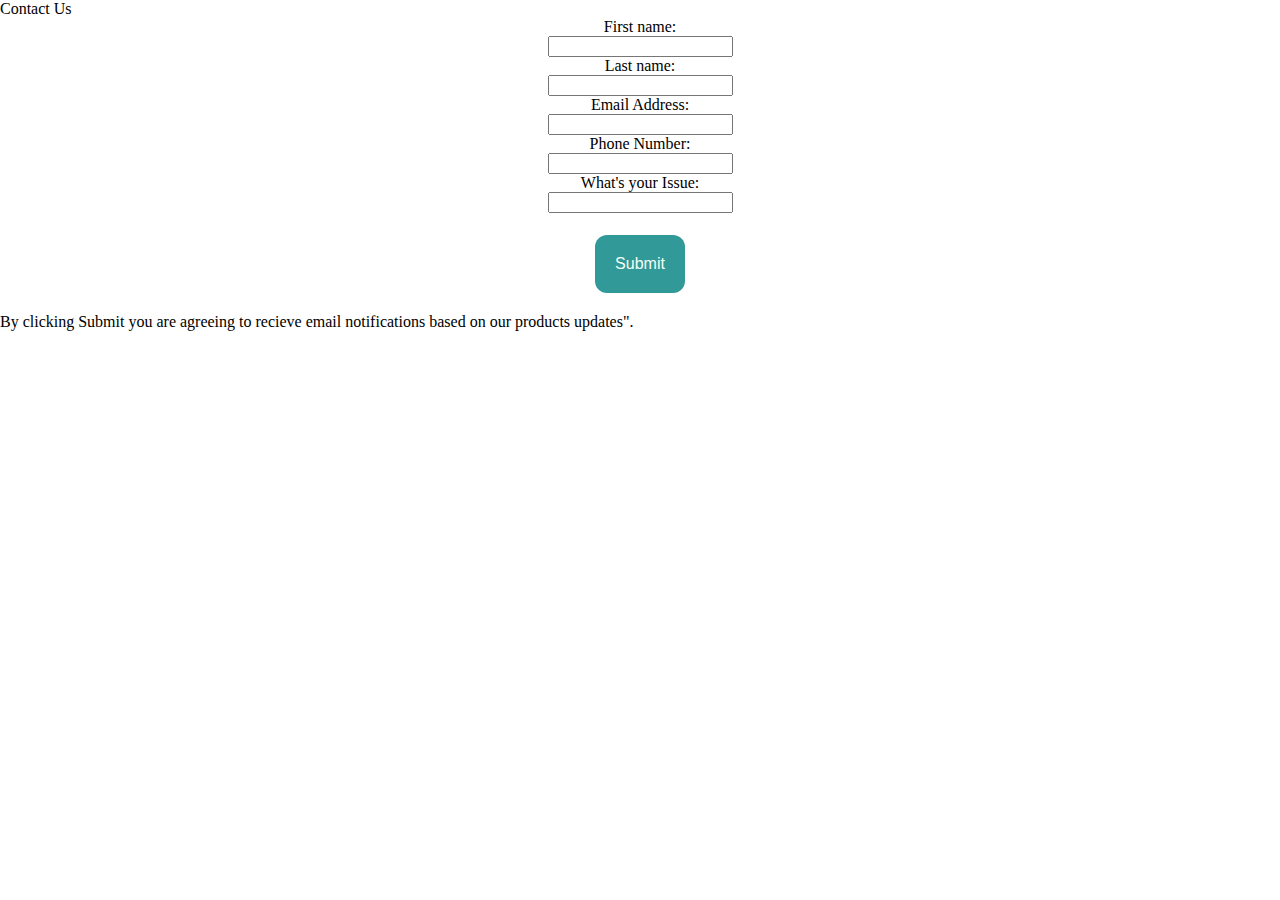
<file: contact.html>
<!DOCTYPE! html>
<html>
<head> Contact Us </head>
 <body>
<link rel="stylesheet" type="text/css" href="style.css">
<html>
<body>

<form action="/action_page.php" align = center>
First name:<br>
<input type="text" name="firstname" value="">
<br>
Last name:<br>
<input type="text" name="lastname" value="">
<br>
Email Address:<br>
<input type="text" name= "Email Address" value "">
<br>
Phone Number: <br>
<input type= "text" name= "Phone number" value "">
<br>
What's your Issue: <br>
<input type= "text" name= "Issue" value "">
<br><br>
<button type="button" align = center>
      Submit
</button>
</form>

<p>By clicking Submit you are agreeing to recieve email notifications based on our products updates".</p>

</body>
</html>
</file>
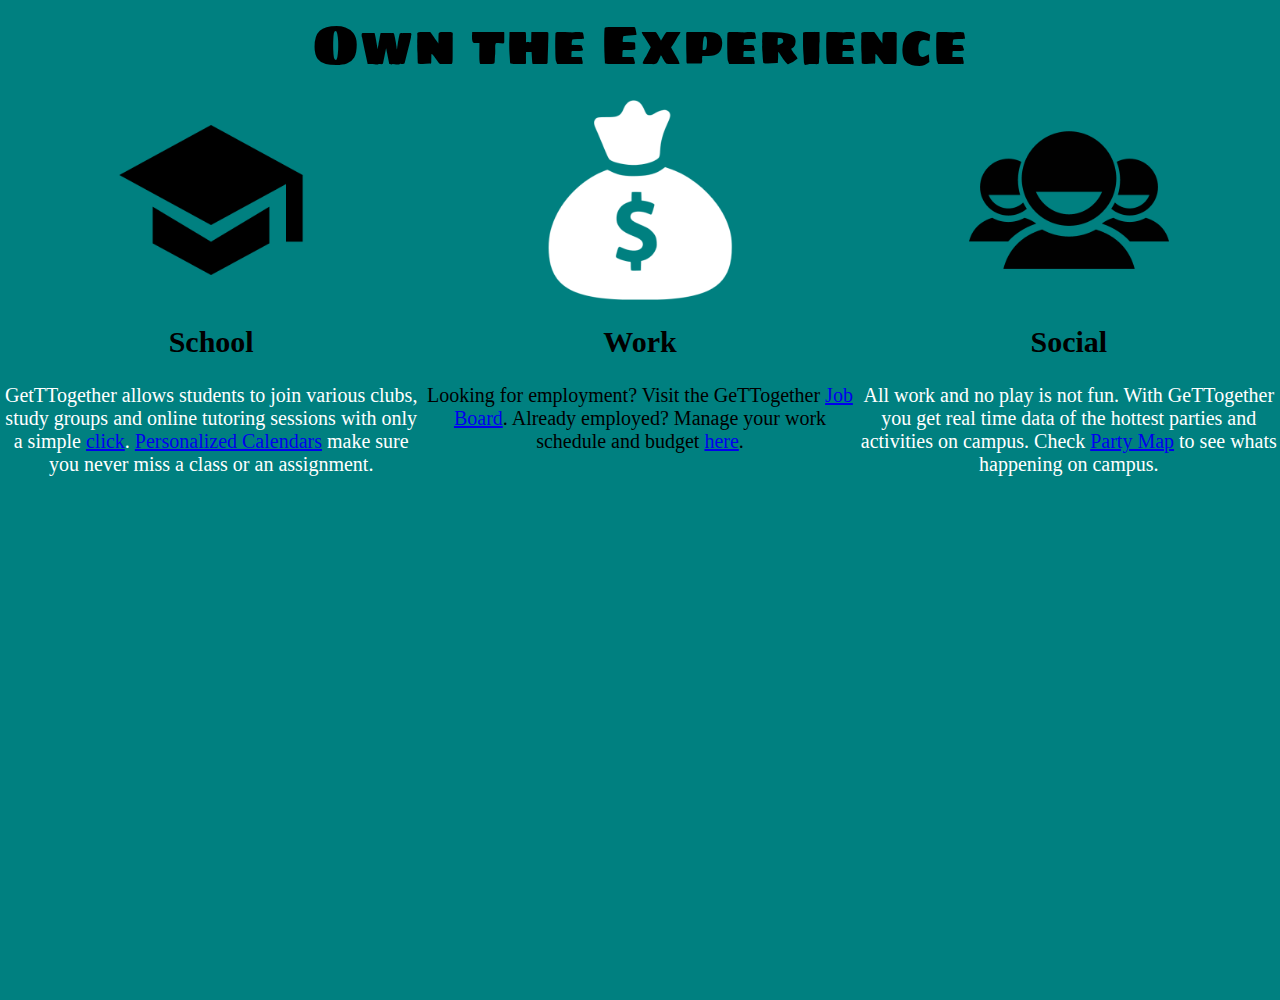
<file: features.html>
<html>
<head>
<title>Features</title>
<link rel="stylesheet" type="text/css" href="style.css">
<link href="https://fonts.googleapis.com/css?family=Sigmar+One" rel="stylesheet">
<link href="https://fonts.googleapis.com/css?family=Varela" rel="stylesheet">

</head>

<body id="features-page">

<header align = center>


    <div class="container">
      <div class="toppane">
        <div class="h1"h1>Own the Experience</h1></div></div>
      <div class="rightpane">
        <img class="resize"src="images/social.png" />
        <div class= "h2"><h2>Social</h2></div>
        <div class="p1"><p>All work and no play is not fun. With GeTTogether you get real time data of the hottest parties and activities on campus. Check  <a href="Map">Party Map</a> to see whats happening on campus. </p></div>


      </div>
        <div class="leftpane">
          <img class="resize" src="images/study.png" />
          <div class= "h2"><h2>School</h2></div>
          <div class="p1"><p>GetTTogether allows students to join various clubs, study groups and online tutoring sessions with only a simple <a href="school">click</a>.  <a href="calendar">Personalized Calendars</a> make sure you never miss a class or an assignment.</p></div>


        </div>
        <div class="middlepane">
        <img class="resize" src="images/brief.png" />
          <div class= "h2"><h2>Work</h2></div>
          <div class="p2"><p>Looking for employment? Visit the GeTTogether  <a href="Job">Job Board</a>. Already employed? Manage your work schedule and budget <a href="work">here</a>.  </p></div>

          </div>
        </div>


</body>
</html>
</file>
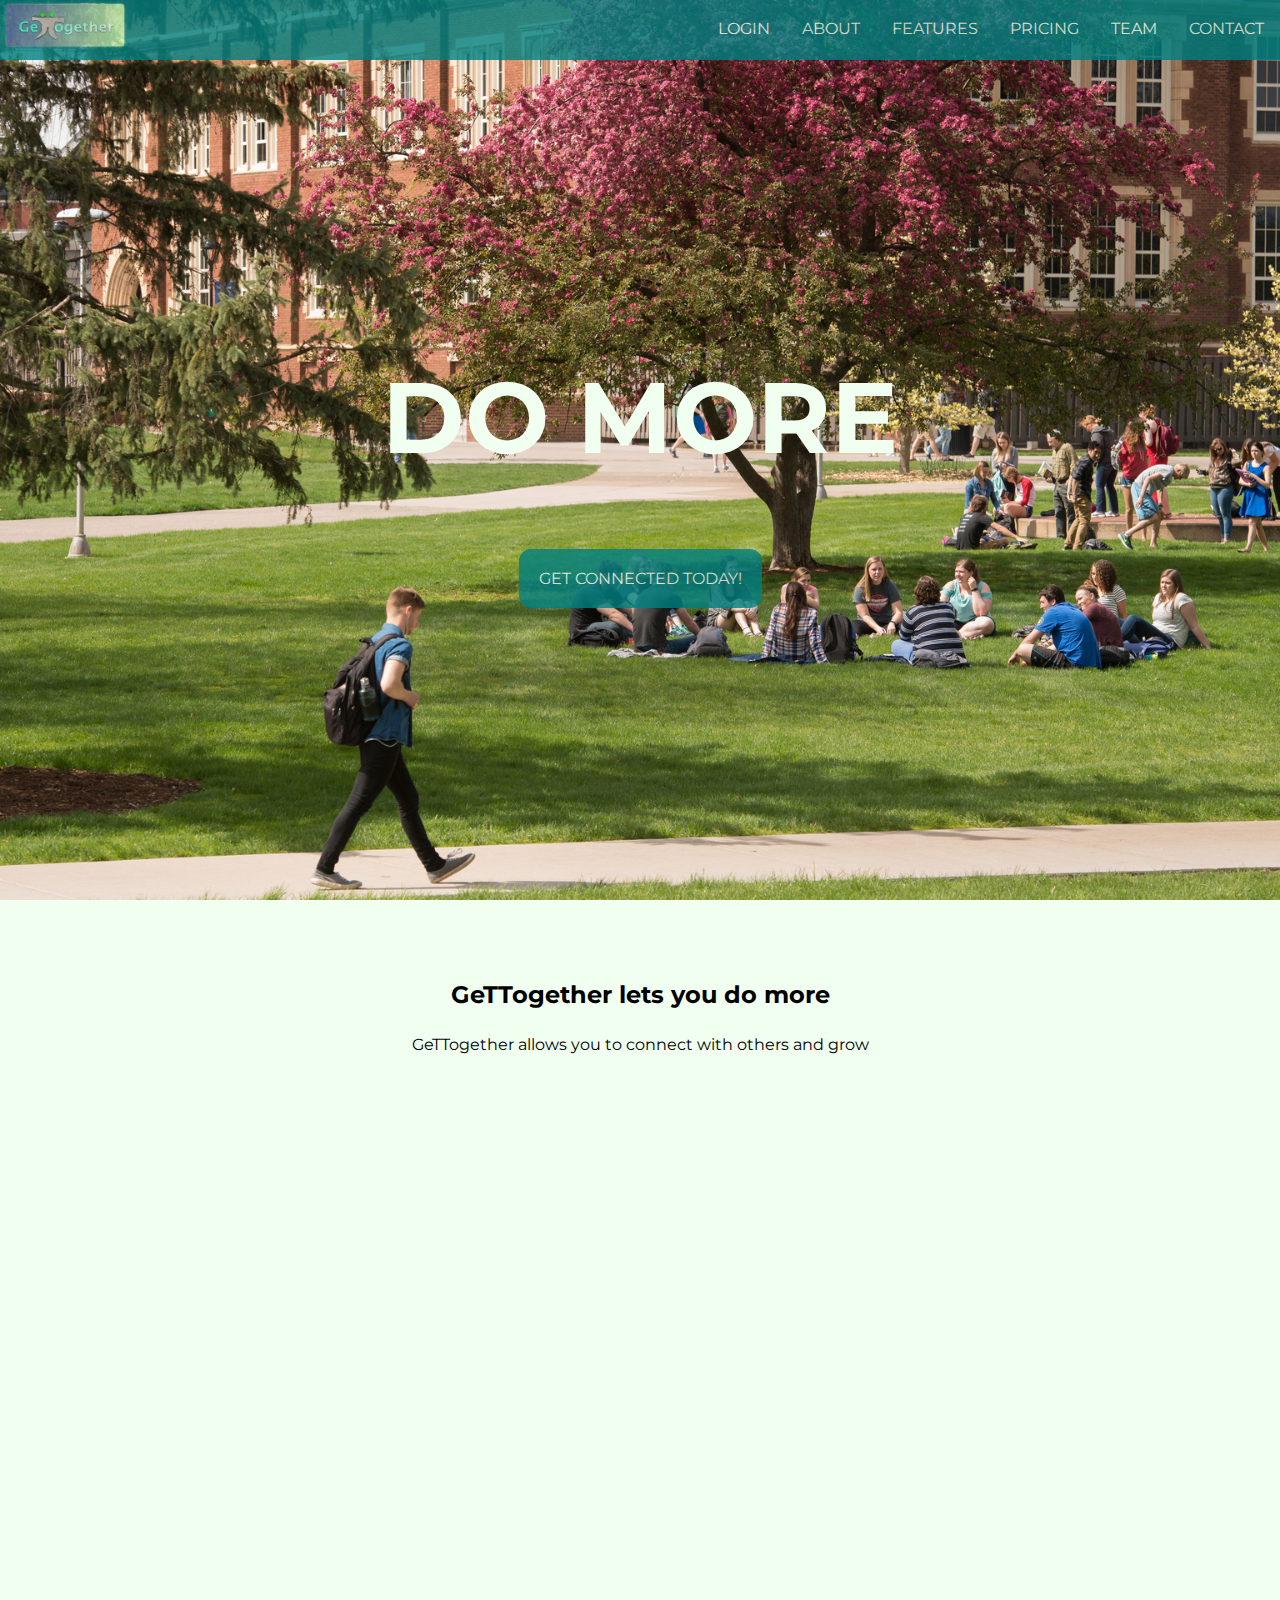
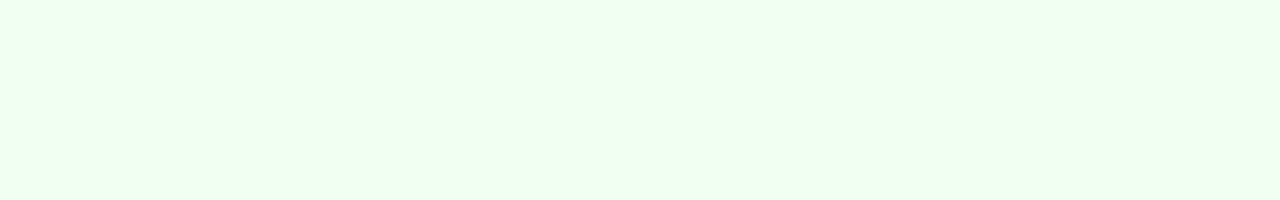
<file: Home Page.html>
<!DOCTYPE html>
<html>

<head>
	<meta charset="utf-8">
    <title> Get Connected today and GeTTogether! </title>
	<link href ="style.css" rel="stylesheet" type="text/css">
	<link href="https://fonts.googleapis.com/css?family=Montserrat" rel="stylesheet">
</head>


<body>
	<div class="home-section" id="home-section" align = center">
		<div class="topnav" id="myTopnav"> 
			<ul>
				<li class='header-logo'><img src="logo_get.png"  style="width:130px;height:50px;"></img><li>
				<li><a href="contact.html">CONTACT</a></li>
				<li><a href="team.html">TEAM</a><li>
				<li><a href="pricing.html">PRICING</a><li>
				<li><a href="features.html">FEATURES</a></li>
				<li><a href="#about">ABOUT</a></li>
				<li><a href="#login">LOGIN</a></li>
			</ul>
		</div>
		
		<h1 align=center style ="font-size:100px">
			DO MORE
		</h1>
		<button type="button" align = center>
	        GET CONNECTED TODAY!
		</button>
	</div>
	


	<!-- TO BE COMBINED IN FINAL VERSION -->

    <div id="about" class="topnav" align=center style="height:100vh;background-color:honeydew;">
        <br>
		<br>
		<h2> GeTTogether lets you do more </h2>
		
        <p> GeTTogether allows you to connect with others and grow </p>
		<br>
		<br>
		<p2>
		<br>
		<br>
		<br>
		<br>
		<br>
		<br>
		<br>
		<br>
		<br>
		<br>
		<br>
		<br>
    </div>


    <!-- <div id="features" class="topnav" align=center> -->
        <!-- <h2> Own the Experience </h2> -->
        <!-- <p> features stuff </p> -->
		<!-- <br> -->
		<!-- <br> -->
		<!-- <br> -->
    <!-- </div> -->


    <!-- <div id="pricing" class="topnav" align=center> -->
        <!-- <h2> Unlock premium to to experience the best </h2> -->
        <!-- <p> pricing </p> -->
		<!-- <br> -->
		<!-- <br> -->
		<!-- <br> -->
    <!-- </div> -->


    <!-- <div id="team" class="topnav" align=center> -->
        <!-- <h2> The Team </h2> -->
        <!-- <iframe src="team.html"></iframe> -->
    <!-- </div> -->

</body>
</file>
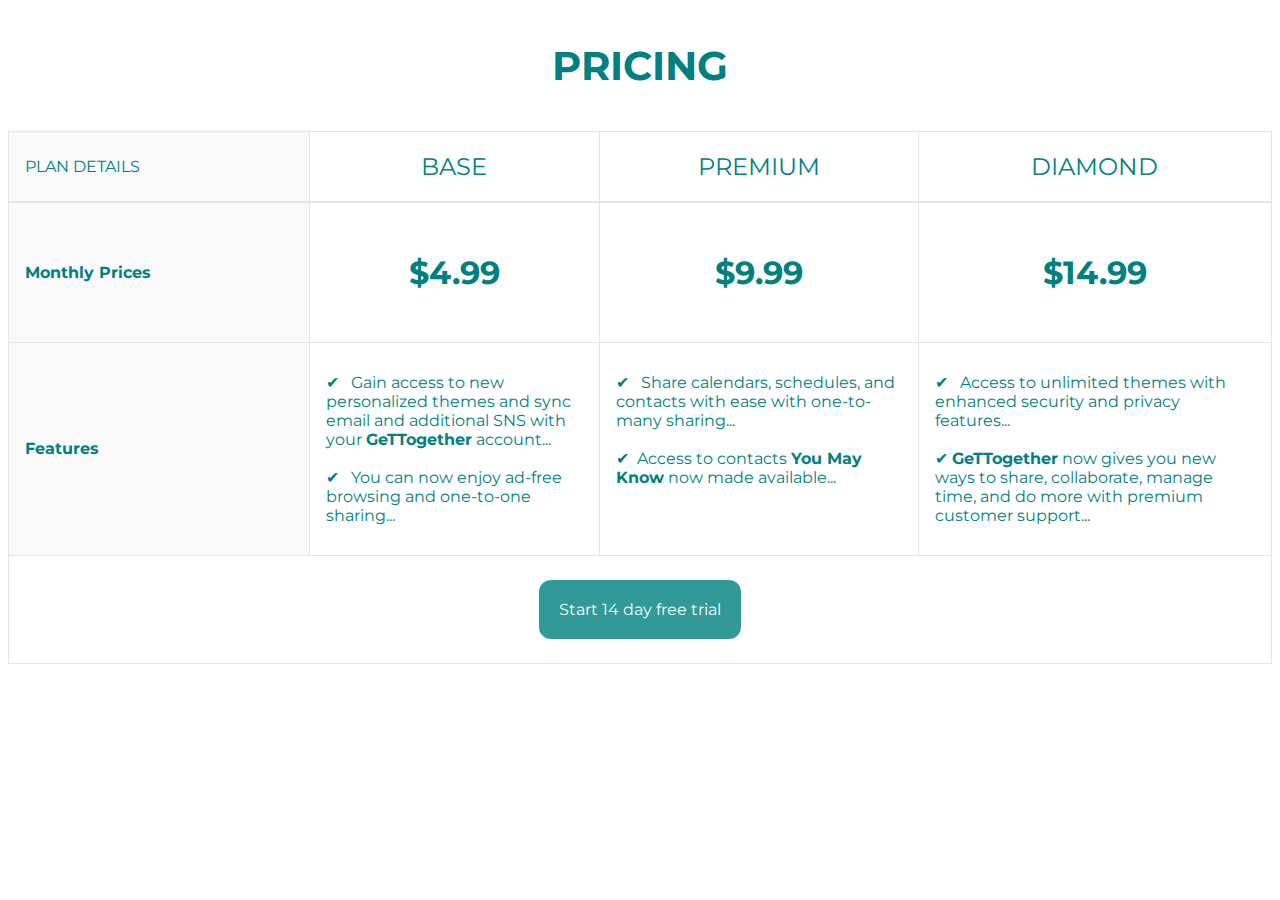
<file: Pricing.html>
<!DOCTYPE html>

<html>
<head>

	<link href="https://fonts.googleapis.com/css?family=Montserrat" rel="stylesheet"/>
	
	<title>GeTTogether</title>
	
</head>


<style type="text/css">

.tg  {
	border-collapse:collapse;border-spacing:0;border-color:#e3e5e8;
}

.tg td{
	font-family:Montserrat, sans-serif;font-size:14px;padding:50px 50px;border-style:solid;border-width:1px;overflow:hidden;word-break:normal;border-color:#e3e5e8;color:#008080;background-color:#f9f9f9
}

.tg th{
	font-family:Montserrat, sans-serif;font-size:14px;font-weight:normal;padding:20px 80px;border-style:solid;border-width:1px;overflow:hidden;word-break:normal;border-color:#e3e5e8;color:#fff;background-color:#f9f9f9
}

.tg .tg-start1{
	font-size:28px;background-color:#ffffff;color:#008080;text-align:center
}

.tg .tg-start2{
	background-color:#ffffff;font-weight:bold;font-size:36px;color:#008080;text-align:center;vertical-align:top
}

.tg .tg-start3{
	padding: 30px 16px; text-decoration: none; font-size: 100%;background-color:#ffffff;color:#008080;text-align:left;vertical-align:top
}

.tg .tg-end1{
	font-size:16px;background-color:#f9f9f9;color:#008080; text-align:left
}

.tg .tg-end2{
	font-weight:bold;font-size:18px;background-color:#efefef;color:#008080;vertical-align:left
}

.tg .tg-end3{
	vertical-align:top
}

</style>

<body>


	<h1 style="color: #008080; display: block; font-family: Montserrat, sans-serif; padding: 14px 16px; text-decoration: none; font-size: 250%; font-weight: bold; text-align: center">PRICING</h3>

<table class="tg">

  <tr>
  
    <th class="tg-end1" style="font-weight: light; font-size: 100%;padding:14px 16px;text-align:left">PLAN DETAILS</th>
    <th class="tg-start1" style="font-size: 150%">BASE</th>
    <th class="tg-start1" style="font-size: 150%">PREMIUM</th>
    <th class="tg-start1" style="font-size: 150%">DIAMOND</th>
  
  </tr>
  
  <tr>
  
    <th class="tg-end1" style="font-weight: light; font-size: 100%;padding:0px 150px;text-align:left"></th>
  
  </tr>
  
  <tr>
    <td class="tg-end2" style="color: #008080; font-family: Montserrat, sans-serif; padding: 14px 16px; text-decoration: none; font-weight: bold; font-size: 100%;background-color:#f9f9f9">Monthly Prices</td>
    <td class="tg-start2" style="font-size: 200%">$4.99</td>
    <td class="tg-start2" style="font-size: 200%">$9.99</td>
    <td class="tg-start2" style="font-size: 200%;text-align:center">$14.99</td>
  </tr>
  
  <tr>
    <td class="tg-end2" style="color: #008080; font-family: Montserrat, sans-serif; padding: 14px 16px; text-decoration: none; font-weight: bold; font-size: 100%;background-color:#f9f9f9">Features</td>
    <td class="tg-start3">&#10004; &nbsp; Gain access to new personalized themes and sync email and additional SNS with your <b>GeTTogether</b> account... <br><br> &#10004; &nbsp; You can now enjoy ad-free browsing and one-to-one sharing...</td>
    <td class="tg-start3">&#10004; &nbsp; Share calendars, schedules, and contacts with ease with one-to-many sharing... <br><br> &#10004;&nbsp; Access to contacts <b>You May Know</b> now made available...</td>
    <td class="tg-start3">&#10004; &nbsp; Access to unlimited themes with enhanced security and privacy features... <br><br>&#10004;&nbsp;<b>GeTTogether</b> now gives you new ways to share, collaborate, manage time, and do more with premium customer support...</td>
  </tr>
	
  <tr>
     <td class="tg-end3" colspan="4" style="background-color:#ffffff;padding:20px 10px; text-align:center"><a style="background-color: #008080; opacity: 0.8; filter: alpha(opacity=60); border: none; color: honeydew; font-family: Montserrat, sans-serif; padding: 20px; text-align: center; text-decoration: none; display: inline-block; font-size: 16px; margin: 4px 2px; cursor: pointer; border-radius: 12px; -webkit-transition-duration: 0.4s; transition-duration: 0.4s;" href="https://www.google.ca/?gfe_rd=cr&dcr=0&ei=x_vsWYT5BcqR8QfVrqlI&gws_rd=ssl">Start 14 day free trial</a></td>
  </tr>

 </table>

</body>
</html>
</file>
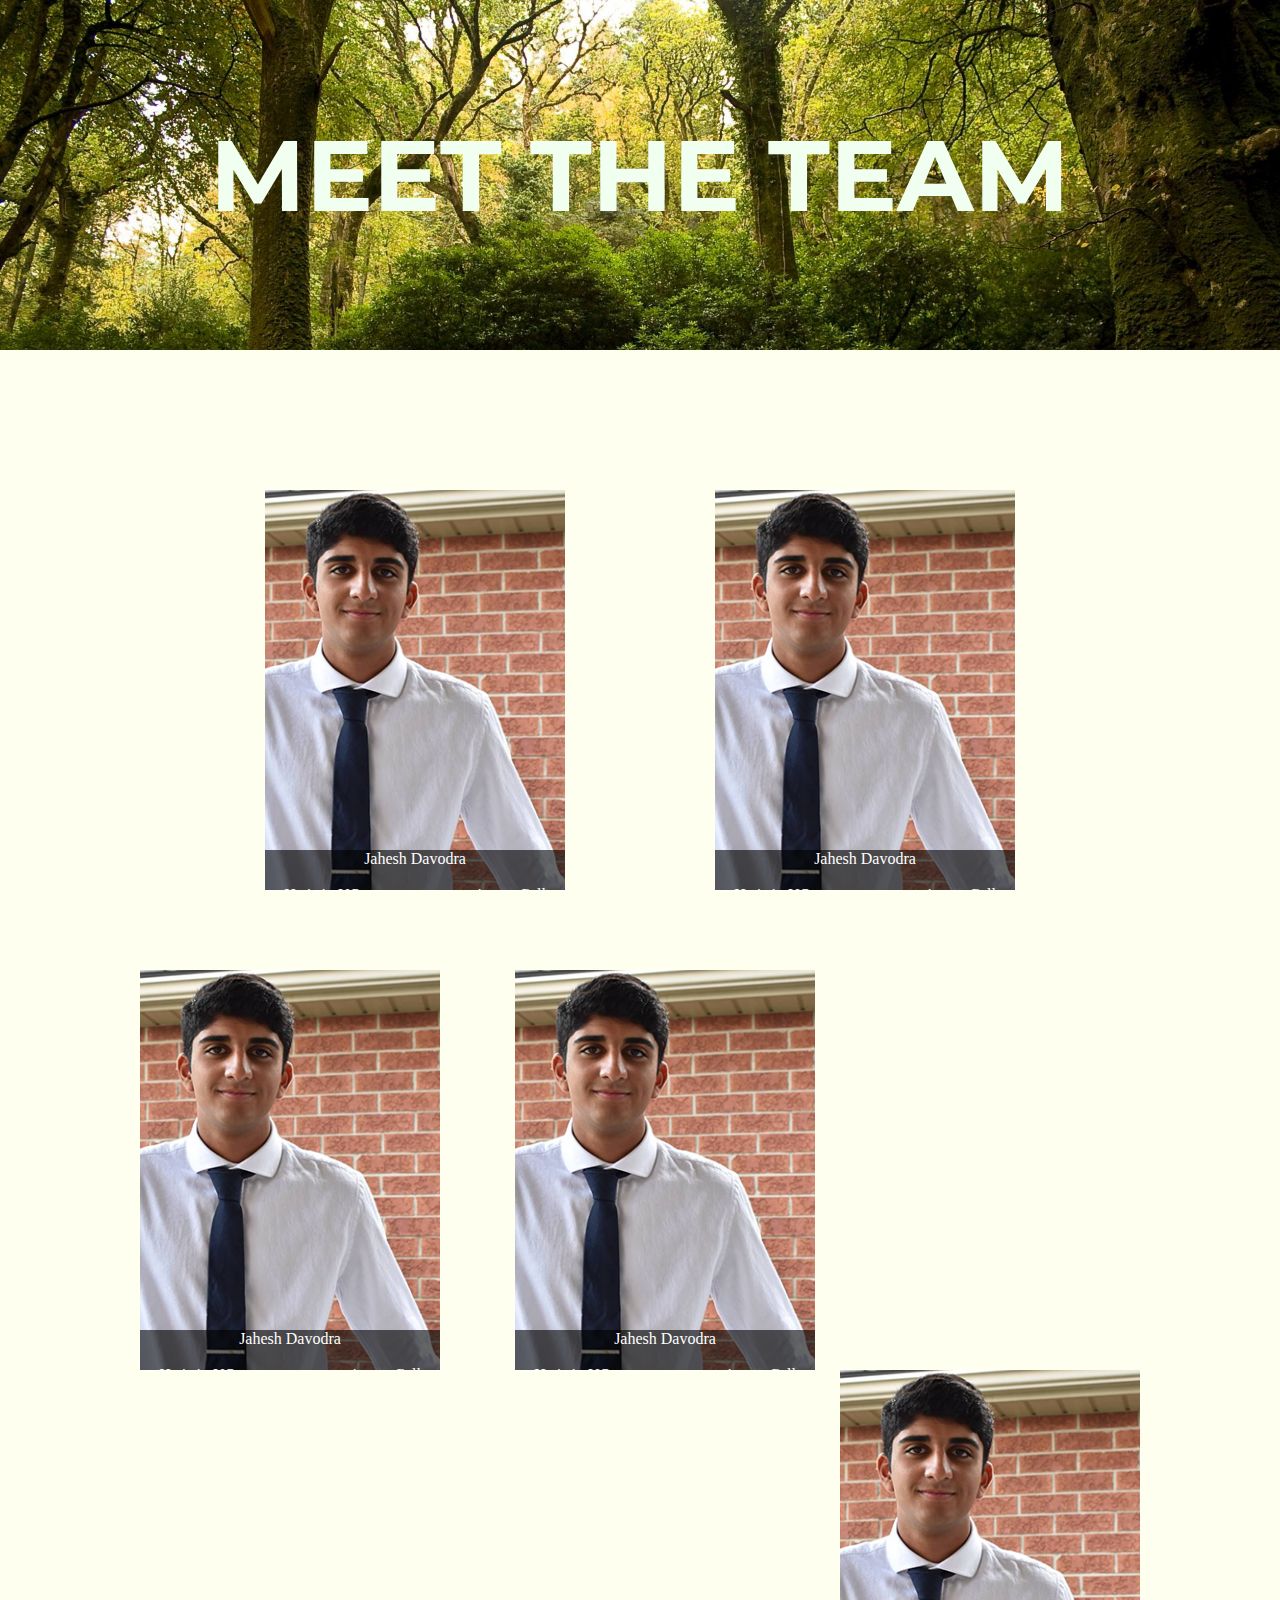
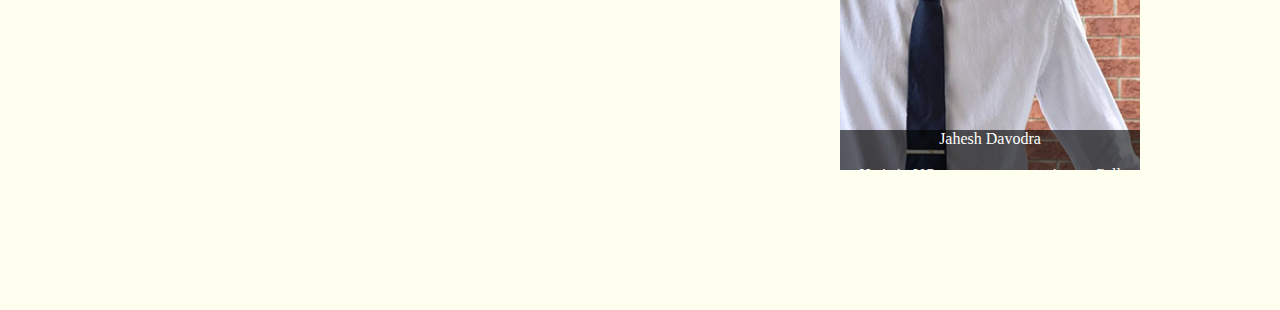
<file: team.html>
<html>
	<head>
		<meta charset="utf-8">
		<title>GeTTogether!</title>
		<link href ="style.css" rel="stylesheet" type="text/css">
		<link href="https://fonts.googleapis.com/css?family=Montserrat" rel="stylesheet">
		
	</head>
	<body>
		<div class = "team-banner" align = center> <!-- This is for the team banner -->
			<h1 align=center style ="font-size:100px">
				MEET THE TEAM
			</h1>
		</div>
		
		<div class="team-section" id="team-section" align = center> <!-- This is for green back ground -->
			
			
			<div class = "three-people" align = center> <!-- This is for whole container -->
				<div class = "Person4" style = "background-image:url(jahesh.png)" data-text="Jahesh Davodra
				
He is in UOttawa computer science. Call him here. This is his number. He like eating Swimming, skating, dancing, cooking. That is all about Jahesh Davodra!!!"> <!-- this is where a person goes -->
				
				</div>
				
				
				<div class = "Person5" style = "background-image:url(jahesh.png)" data-text="Jahesh Davodra
				
He is in UOttawa computer science. Call him here. This is his number. He like eating Swimming, skating, dancing, cooking. That is all about Jahesh Davodra!!!"> <!-- this is where a person goes -->
				
				</div>
				
				
			</div>
			
			<div class = "three-people" align = center> <!-- This is for whole container -->
				<div class = "Person1" style = "background-image:url(jahesh.png)" data-text="Jahesh Davodra
				
He is in UOttawa computer science. Call him here. This is his number. He like eating Swimming, skating, dancing, cooking. That is all about Jahesh Davodra!!!"> <!-- this is where a person goes -->
				
				</div>
				
				<div class = "Person2" style = "background-image:url(jahesh.png)" data-text="Jahesh Davodra
				
He is in UOttawa computer science. Call him here. This is his number. He like eating Swimming, skating, dancing, cooking. That is all about Jahesh Davodra!!!"> <!-- this is where a person goes -->
				
				</div>
				
				<div class = "Person3" style = "background-image:url(jahesh.png)" data-text="Jahesh Davodra
				
He is in UOttawa computer science. Call him here. This is his number. He like eating Swimming, skating, dancing, cooking. That is all about Jahesh Davodra!!!"> <!-- this is where a person goes -->
				
				</div>
				
				
			</div>
			
		
		
		
		
		
		
		
		
		
		
		</div>
	
		

	</body>	

</html>
</file>
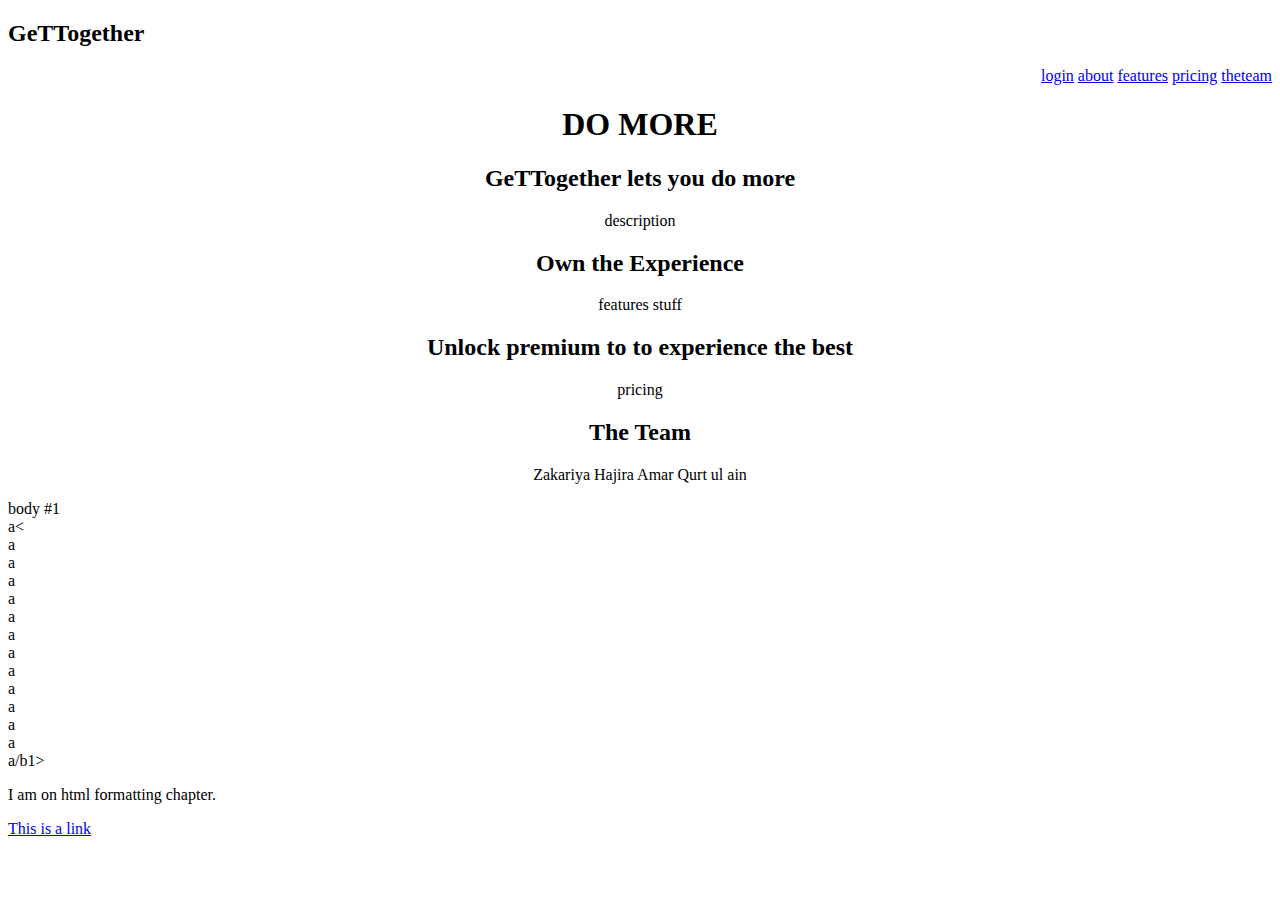
<file: webpage.html>
<!DOCTYPE html>

<html>

<h2>
    GeTTogether	
</h2>

<div class="topnav" id="myTopnav" align = right>
    <a href="#login">login</a>
    <a href="#about">about</a>
    <a href="#features">features</a>
    <a href="#pricing">pricing</a>
    <a href="#thetheam">theteam</a>
</div>

<h1 align = center>
    DO MORE
</h1>


<div id="about" class="topnav" align = center>
  <h2> GeTTogether lets you do more </h2>
  <p> description </p>
</div>

<div id="features" class="topnav" align  = center>
  <h2> Own the Experience </h2>
  <p> features stuff </p> 
</div>

<div id="pricing" class="topnav" align = center>
  <h2> Unlock premium to to experience the best </h2>
  <p> pricing </p>
</div>

<div id="theteam" class="topnav" align = center>
  <h2> The Team </h2>
  <p> Zakariya Hajira Amar Qurt ul ain </p>
</div>




<b1>body #1<br>a<<br>a<br>a<br>a<br>a<br>a<br>a<br>a<br>a<br>a<br>a<br>a<br>a<br>a/b1>

<p title="I'm a tooltip">
I am on html formatting chapter.
</p>


<a href="https://www.w3schools.com">This is a link</a>

</body>
</heading>
</file>
<file: style.css>
/*
HOME PAGE CSS STUFF

*/
body{
	margin: 0;
	padding: 0;
}

h1 {
    font-family: "Montserrat", sans-serif;
}

h2 {
	font-family: "Montserrat", sans serif;
}
p {
	font-family: "Montserrat", sans serif;
}

.home-section {
	background-image: url("good.jpg");
	background-attachment: fixed;
    background-position: center;
    background-repeat: no-repeat;
	background-size: cover;
	height: 100vh;
	padding: 0;
	margin: 0;
	top:0;

	display: flex;
	flex-direction: column;
	justify-content: center;
	align-items: center;
	color: honeydew;
}

.topnav {
	width: 100%;
	line-height: 30px;
	overflow: hidden;
}

.topnav ul {
    list-style-type: none;
    margin: 0;
    padding: 0;
    overflow: hidden;
	background-color: #008080; opacity: 0.8; filter: alpha(opacity=60);
	position: fixed;
	height: 60px;
	width: 100%;
	top: 0;
}

.topnav ul li {
    float: right;
	padding: 0px;
	margin: 0px;
}

.topnav ul li a {
    display: block;
    color: honeydew;
	font-family: "Montserrat", sans-serif;
    text-align: center;
    padding: 14px 16px;
    text-decoration: none;
}


.topnav ul li.header-logo{
	float: left;
	cursor: pointer;
}






button {
    background-color: #008080; opacity: 0.8; filter: alpha(opacity=60); /* Teal */
    border: none;
    color: honeydew;
	font-family: "Montserrat", sans-serif;
    padding: 20px;
    text-align: center;
    text-decoration: none;
    display: inline-block;
    font-size: 16px;
    margin: 4px 2px;
    cursor: pointer;
	border-radius: 12px;

	-webkit-transition-duration: 0.4s; /* Safari */
    transition-duration: 0.4s;
}

button:hover {
    background-color: honeydew;
	color: #008080;  /*TEAL*/
	outline: solid, 2px, #008080;
	outline-offset: 200px;
}

li a:hover {
	transition: all 0.5s;
    color: white;
	border-bottom: 2px solid;
	font-size:20px;
}

/*ABOUT PAGE*******************************/

.about {
	padding-left: 50px;
	padding-right: 50px;
	color: #008080; 
}

  

/* FEATURES PAGE **************************/


body, html {
  width: 100%;
  height: 100%;
  margin: 0;

}

.container {
  width: 100%;
  height: 100%;

}

.leftpane {
    width: 33%;
    height: 100%;
    float: left;
    background-color: #008080;
    border-collapse: separate;
		border-spacing: 1px 10px;

}

.middlepane {
    width: 34%;
    height: 100%;
    float: left;
    background-color: #008080;
    border-collapse: separate;
		border-spacing: 1px 10px;



}

.rightpane {
  width: 33%;
  height: 100%;
  position: relative;
  float: right;
  background-color: #008080;
  border-collapse: separate;
	border-spacing: 1px 10px;

}

.toppane {
  width: 100%;
  height: 100px;
  border-collapse: collapse;
  background-color: #008080;




}
.h2{
	font-family: 'Sigmar One', cursive;
	font-size: 20px;

}
.p1 {
	font-family: 'Varela', sans-serif;
	font-size: 20px;
	color: #ffffff;

}
.p2 {
	font-family: 'Varela', sans-serif;
	font-size: 20px;


}
.h1 {

	font-family: 'Sigmar One', cursive;
	font-size: 55px;
	text-align: center;
}
img.resize {
  width:200px;
  height:200px;
}


/* CONTACT PAGE */

input[type="text"], {
    width: 100%;
    padding: 12px 20px;
    margin: 8px 0;
    display: inline-block;
    border: 1px solid #ccc;
    border-radius: 4px;
    box-sizing: border-box;
}

input[type=submit] {
    width: 100%;
    background-color: #4CAF50;
    color: white;
    padding: 14px 20px;
    margin: 8px 0;
    border: none;
    border-radius: 4px;
    cursor: pointer;
}

input[type=submit]:hover {
    background-color: #45a049;
}



/* TEAM PAGE*/
.team-section{
	background-size: cover;
	padding: 100;
	margin: 0;
	top:0;

	display: flex;
	flex-direction: column;
	justify-content: center;
	align-items: center;
	background-color: FFFFF0;
}
.three-people{
	background-size: cover;
	padding: 40;
	margin: 0;
	top:0;

	display: inline;
	flex-direction: column;
	justify-content: center;
	align-items: center;
	background-color: FFFFF0;
}
.person1{
	position: relative;
	height: 400px;
	width: 300px;
	float: left;
	background-size: 160%;
	background-position: center;
	transition: 0.5s;
}
.person1:hover{
	background-size:140%;
}
.person1:after{
	position: absolute;
	top:90%;
	bottom: 0;
	left: 0;
	right: 0;
	white-space:pre-wrap;
	overflow:hidden;
	background-color: rgba(0,0,0,0.6);
	color:#fff;
	padding:0 8px;
	content:attr(data-text);
	transition: 0.5s;
}
.person1:hover:after{
	top: 0;
	padding: 8px;
	background-color: rgba(0,0,0,0.6);
}
.person1:first-line{
	color: #fff;
	font-weight: bold;
	font-size: 1.5em;
}
.person2{
	position: relative;
	height: 400px;
	width: 300px;
	background-size: 160%;
	float: left;
	margin-left: 75px;
	margin-right: 75px;
	background-position:center;
	transition: 0.5s;

}
.person2:hover{
	background-size:140%;
}
.person2:after{
	position: absolute;
	top:90%;
	bottom: 0;
	left: 0;
	right: 0;
	white-space:pre-wrap;
	overflow:hidden;
	background-color: rgba(0,0,0,0.6);
	color:#fff;
	padding:0 8px;
	content:attr(data-text);
	transition: 0.5s;
}
.person2:hover:after{
	top: 0;
	padding: 8px;
	background-color: rgba(0,0,0,0.6);
}
.person2:first-line{
	color: #fff;
	font-weight: bold;
	font-size: 1.5em;
}
.person3{
	position: relative;
	height: 400px;
	width: 300px;
	background-size: 160%;
	float: right;
	background-position:center;
	transition: 0.5s;

}
.person3:hover{
	background-size:140%;
}
.person3:after{
	position: absolute;
	top:90%;
	bottom: 0;
	left: 0;
	right: 0;
	white-space:pre-wrap;
	overflow:hidden;
	background-color: rgba(0,0,0,0.6);
	color:#fff;
	padding:0 8px;
	content:attr(data-text);
	transition: 0.5s;
}
.person3:hover:after{
	top: 0;
	padding: 8px;
	background-color: rgba(0,0,0,0.6);
}
.person3:first-line{
	color: #fff;
	font-weight: bold;
	font-size: 1.5em;
}
.person4{
	position: relative;
	height: 400px;
	width: 300px;
	background-size: 160%;
	float: left;
	margin-right: 75px;
	background-position:center;
	transition: 0.5s;

}
.person4:hover{
	background-size:140%;
}
.person4:after{
	position: absolute;
	top:90%;
	bottom: 0;
	left: 0;
	right: 0;
	white-space:pre-wrap;
	overflow:hidden;
	background-color: rgba(0,0,0,0.6);
	color:#fff;
	padding:0 8px;
	content:attr(data-text);
	transition: 0.5s;
}
.person4:hover:after{
	top: 0;
	padding: 8px;
	background-color: rgba(0,0,0,0.6);
}
.person4:first-line{
	color: #fff;
	font-weight: bold;
	font-size: 1.5em;
}
.person5{
	position: relative;
	height: 400px;
	width: 300px;
	background-size: 160%;
	float: left;
	margin-left: 75px;
	background-position:center;
	transition: 0.5s;

}
.person5:hover{
	background-size:140%;
}
.person5:after{
	position: absolute;
	top:90%;
	bottom: 0;
	left: 0;
	right: 0;
	white-space:pre-wrap;
	overflow:hidden;
	background-color: rgba(0,0,0,0.6);
	color:#fff;
	padding:0 8px;
	content:attr(data-text);
	transition: 0.5s;
}
.person5:hover:after{
	top: 0;
	padding: 8px;
	background-color: rgba(0,0,0,0.6);
}
.person5:first-line{
	color: #fff;
	font-weight: bold;
	font-size: 1.5em;
}
.team-banner{
	background-image: url("treess.jpg");
	background-size: cover;
	height: 200px;
	padding: 75px;
	display: flex;
	flex-direction: column;
	justify-content: center;
	align-items: center;
	color: honeydew;
}
</file>
